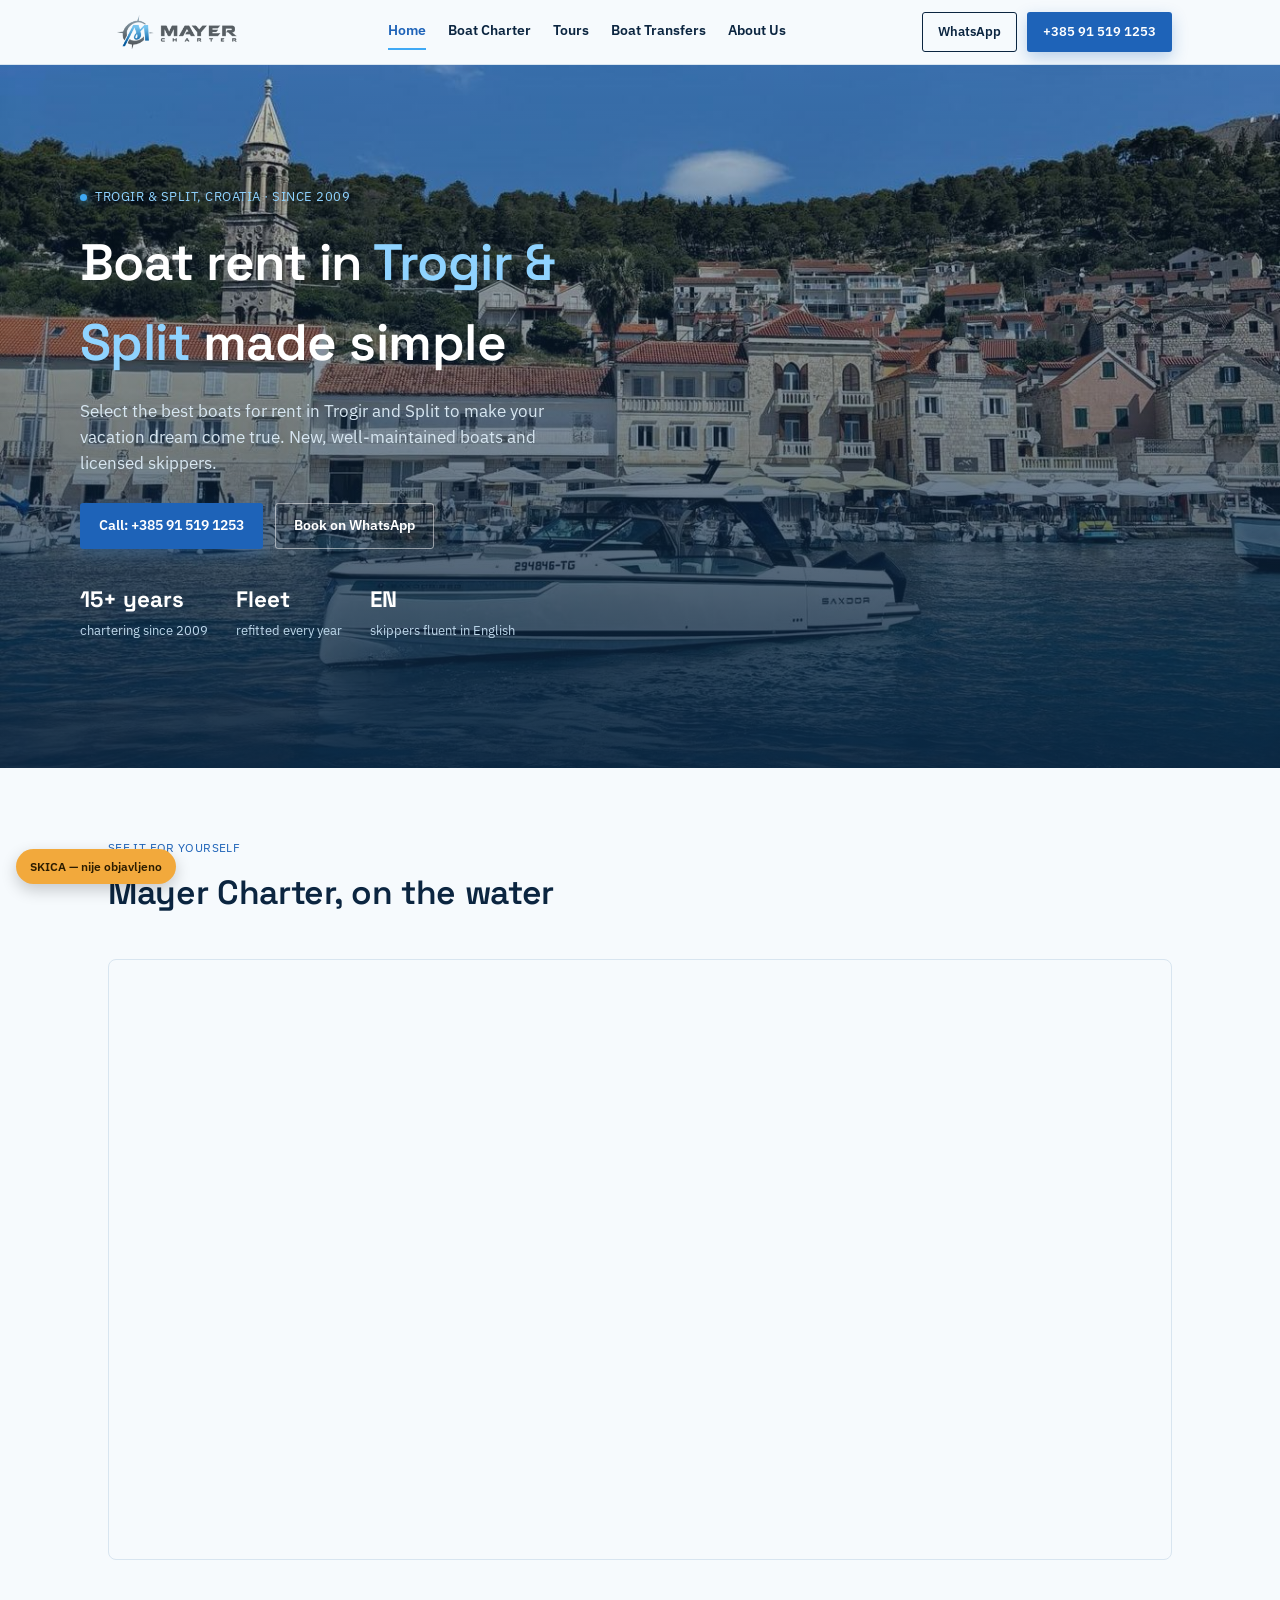
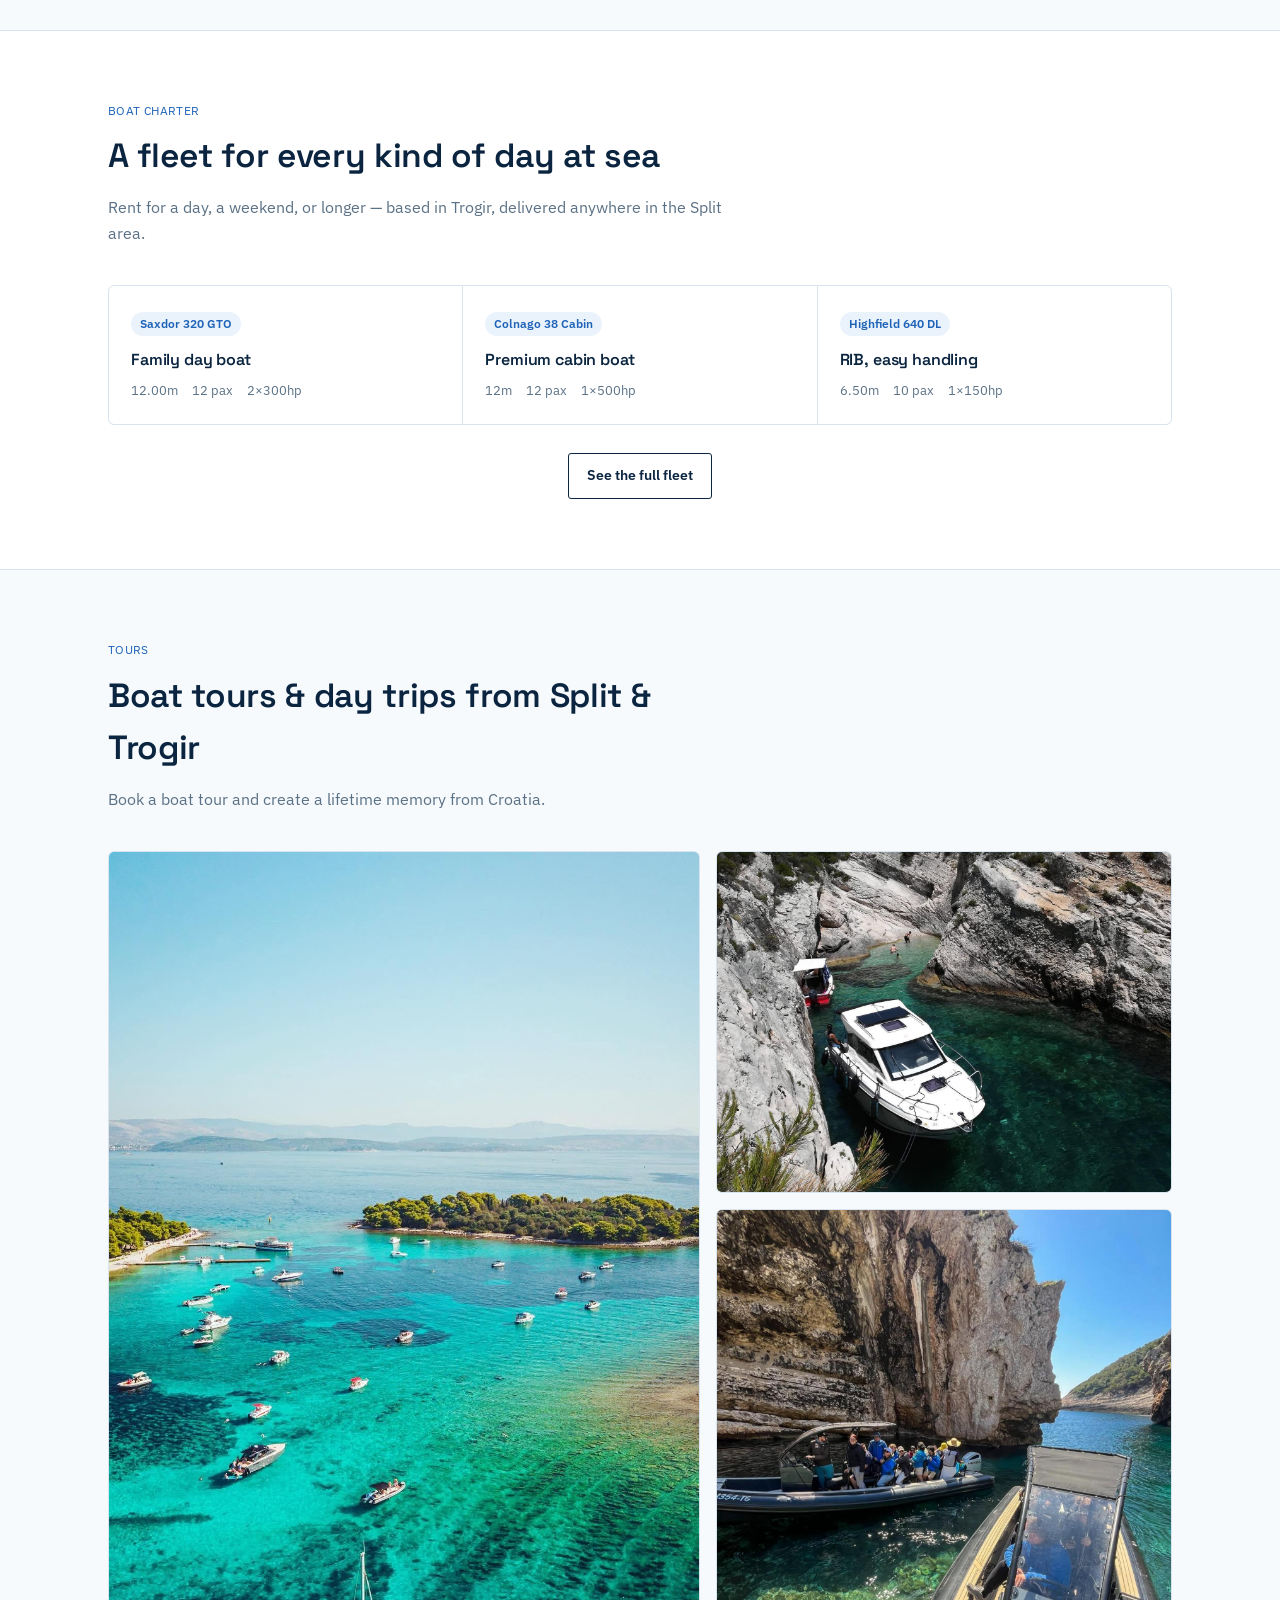
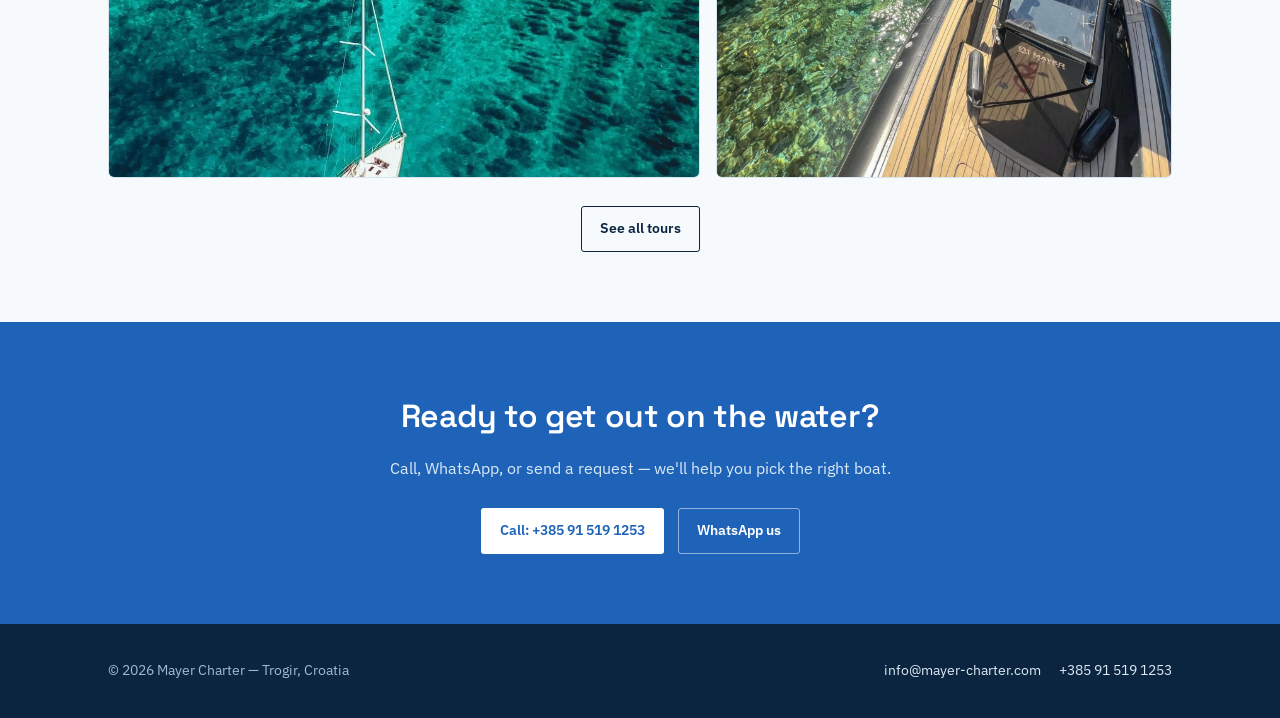
<file: index.html>
<!doctype html>
<html lang="en">
<head>
<meta charset="UTF-8">
<meta name="viewport" content="width=device-width, initial-scale=1">
<title>Mayer Charter — Boat Rental Trogir & Split</title>
<link rel="preconnect" href="https://fonts.googleapis.com">
<link rel="preconnect" href="https://fonts.gstatic.com" crossorigin>
<link href="https://fonts.googleapis.com/css2?family=Space+Grotesk:wght@500;600;700&family=IBM+Plex+Sans:wght@400;500;600&display=swap" rel="stylesheet">
<link rel="stylesheet" href="style.css">
</head>
<body>
<div class="note-badge">SKICA — nije objavljeno</div>
<header>
  <div class="nav">
    <!-- POPRAVLJENO: Maknut images/ jer je logo u root mapi -->
    <a class="brand" href="index.html"><img src="logo.png" alt="Mayer Charter"></a>
    <nav class="navlinks">
      <a href="index.html" class="active">Home</a>
      <a href="boat-charter.html">Boat Charter</a>
      <a href="tours.html">Tours</a>
      <a href="transfers.html">Boat Transfers</a>
      <a href="about.html">About Us</a>
    </nav>
    <div class="nav-cta">
      <a class="btn btn-ghost btn-sm" href="https://wa.me/385915191253" target="_blank" rel="noopener"><span class="label">WhatsApp</span></a>
      <a class="btn btn-primary btn-sm" href="tel:+385915191253"><span class="label">+385 91 519 1253</span></a>
    </div>
  </div>
</header>

<section class="hero">
  <!-- POPRAVLJENO: Maknut images/ -->
  <img class="bg" src="hero-hvar.jpg" alt="Mayer Charter boat arriving in Hvar town">
  <div class="wrap hero-inner">
    <div class="eyebrow"><span class="dot"></span> Trogir &amp; Split, Croatia · Since 2009</div>
    <h1>Boat rent in <em>Trogir &amp; Split</em> made simple</h1>
    <p class="lede">Select the best boats for rent in Trogir and Split to make your vacation dream come true. New, well-maintained boats and licensed skippers.</p>
    <div class="hero-cta">
      <a class="btn btn-primary" href="tel:+385915191253">Call: +385 91 519 1253</a>
      <a class="btn btn-ghost" href="https://wa.me/385915191253" target="_blank" rel="noopener" style="border-color:rgba(255,255,255,.5);color:#fff;">Book on WhatsApp</a>
    </div>
    <div class="hero-stats">
      <div class="stat"><b>15+ years</b><span>chartering since 2009</span></div>
      <div class="stat"><b>Fleet</b><span>refitted every year</span></div>
      <div class="stat"><b>EN</b><span>skippers fluent in English</span></div>
    </div>
  </div>
</section>

<section>
  <div class="wrap">
    <div class="section-head">
      <div class="kicker">See it for yourself</div>
      <h2>Mayer Charter, on the water</h2>
    </div>
    <div style="position:relative;padding-top:56.25%;border-radius:8px;overflow:hidden;border:1px solid var(--line);">
      <iframe src="https://www.youtube.com/embed/JdDJelcAYTQ" title="Mayer Charter" frameborder="0" allow="accelerometer; autoplay; clipboard-write; encrypted-media; gyroscope; picture-in-picture" allowfullscreen style="position:absolute;inset:0;width:100%;height:100%;"></iframe>
    </div>
  </div>
</section>

<section class="fleet">
  <div class="wrap">
    <div class="section-head">
      <div class="kicker">Boat Charter</div>
      <h2>A fleet for every kind of day at sea</h2>
      <p>Rent for a day, a weekend, or longer — based in Trogir, delivered anywhere in the Split area.</p>
    </div>
    <div class="fleet-grid">
      <div class="boat"><div class="tag">Saxdor 320 GTO</div><h3>Family day boat</h3><div class="specs"><span>12.00m</span><span>12 pax</span><span>2×300hp</span></div></div>
      <div class="boat"><div class="tag">Colnago 38 Cabin</div><h3>Premium cabin boat</h3><div class="specs"><span>12m</span><span>12 pax</span><span>1×500hp</span></div></div>
      <div class="boat"><div class="tag">Highfield 640 DL</div><h3>RIB, easy handling</h3><div class="specs"><span>6.50m</span><span>10 pax</span><span>1×150hp</span></div></div>
    </div>
    <div style="text-align:center;margin-top:28px;"><a class="btn btn-ghost" href="boat-charter.html">See the full fleet</a></div>
  </div>
</section>

<section>
  <div class="wrap">
    <div class="section-head">
      <div class="kicker">Tours</div>
      <h2>Boat tours &amp; day trips from Split &amp; Trogir</h2>
      <p>Book a boat tour and create a lifetime memory from Croatia.</p>
    </div>
    <div class="photo-grid">
      <!-- POPRAVLJENO: Maknut images/ sa svih slika ispod i usklađen naziv cave-tourjpg -->
      <img src="lagoon.jpg" alt="Blue Lagoon aerial view with boats">
      <div class="photo-side">
        <img src="cove.jpg" alt="Boat anchored in a hidden cove">
        <img src="cave-tour.jpg" alt="Mayer Charter boat exploring a sea cave">
      </div>
    </div>
    <div style="text-align:center;margin-top:28px;"><a class="btn btn-ghost" href="tours.html">See all tours</a></div>
  </div>
</section>

<section class="cta-band">
  <div class="wrap">
    <h2>Ready to get out on the water?</h2>
    <p>Call, WhatsApp, or send a request — we'll help you pick the right boat.</p>
    <div class="cta-row">
      <a class="btn btn-primary" href="tel:+385915191253">Call: +385 91 519 1253</a>
      <a class="btn btn-ghost" href="https://wa.me/385915191253" target="_blank" rel="noopener">WhatsApp us</a>
    </div>
  </div>
</section>

<footer>
  <div class="wrap foot-row">
    <div>© <span id="year"></span> Mayer Charter — Trogir, Croatia</div>
    <div style="display:flex;gap:18px;">
      <a href="mailto:info@mayer-charter.com">info@mayer-charter.com</a>
      <a href="tel:+385915191253">+385 91 519 1253</a>
    </div>
  </div>
</footer>
<script>document.getElementById('year').textContent = new Date().getFullYear();</script>
<script src="script.js"></script>

</body>
</html>
</file>
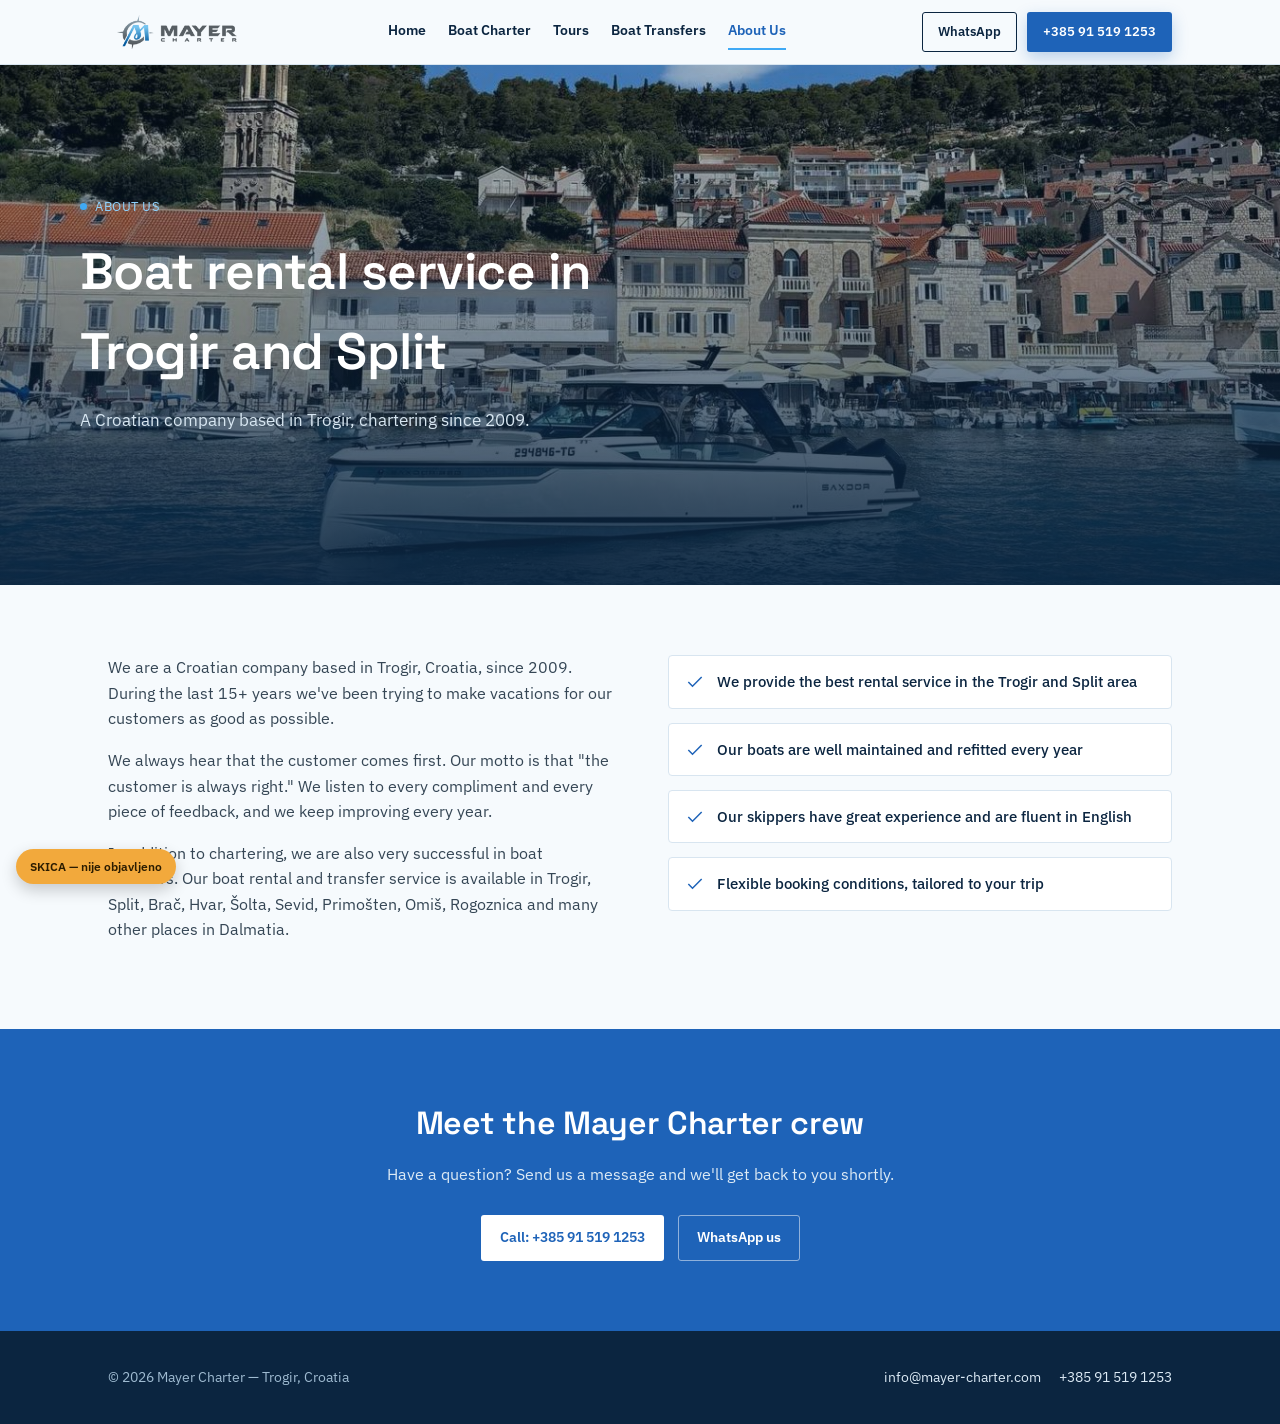
<file: about.html>
<!doctype html>
<html lang="en">
<head>
<meta charset="UTF-8">
<meta name="viewport" content="width=device-width, initial-scale=1">
<title>About Us — Mayer Charter</title>
<link rel="preconnect" href="https://fonts.googleapis.com">
<link rel="preconnect" href="https://fonts.gstatic.com" crossorigin>
<link href="https://fonts.googleapis.com/css2?family=Space+Grotesk:wght@500;600;700&family=IBM+Plex+Sans:wght@400;500;600&display=swap" rel="stylesheet">
<link rel="stylesheet" href="style.css">
</head>
<body>
<div class="note-badge">SKICA — nije objavljeno</div>
<header>
  <div class="nav">
    <!-- POPRAVLJENO: Maknut images/ ispred logo.png -->
    <a class="brand" href="index.html"><img src="logo.png" alt="Mayer Charter"></a>
    <nav class="navlinks">
      <a href="index.html">Home</a>
      <a href="boat-charter.html">Boat Charter</a>
      <a href="tours.html">Tours</a>
      <a href="transfers.html">Boat Transfers</a>
      <a href="about.html" class="active">About Us</a>
    </nav>
    <div class="nav-cta">
      <a class="btn btn-ghost btn-sm" href="https://wa.me/385915191253" target="_blank" rel="noopener"><span class="label">WhatsApp</span></a>
      <a class="btn btn-primary btn-sm" href="tel:+385915191253"><span class="label">+385 91 519 1253</span></a>
    </div>
  </div>
</header>

<section class="hero tall">
  <!-- POPRAVLJENO: Maknut images/ ispred hero-hvar.jpg -->
  <img class="bg" src="hero-hvar.jpg" alt="Mayer Charter boat in Hvar town harbor">
  <div class="wrap hero-inner">
    <div class="eyebrow"><span class="dot"></span> About Us</div>
    <h1>Boat rental service in Trogir and Split</h1>
    <p class="lede">A Croatian company based in Trogir, chartering since 2009.</p>
  </div>
</section>

<section class="about">
  <div class="wrap about-grid">
    <div>
      <p>We are a Croatian company based in Trogir, Croatia, since 2009. During the last 15+ years we've been trying to make vacations for our customers as good as possible.</p>
      <p>We always hear that the customer comes first. Our motto is that "the customer is always right." We listen to every compliment and every piece of feedback, and we keep improving every year.</p>
      <p>In addition to chartering, we are also very successful in boat transfers. Our boat rental and transfer service is available in Trogir, Split, Brač, Hvar, Šolta, Sevid, Primošten, Omiš, Rogoznica and many other places in Dalmatia.</p>
    </div>
    <div class="why-list">
      <div class="why-item"><svg viewBox="0 0 24 24" fill="none" stroke="currentColor" stroke-width="1.8"><path d="M20 6 9 17l-5-5"/></svg><span>We provide the best rental service in the Trogir and Split area</span></div>
      <div class="why-item"><svg viewBox="0 0 24 24" fill="none" stroke="currentColor" stroke-width="1.8"><path d="M20 6 9 17l-5-5"/></svg><span>Our boats are well maintained and refitted every year</span></div>
      <div class="why-item"><svg viewBox="0 0 24 24" fill="none" stroke="currentColor" stroke-width="1.8"><path d="M20 6 9 17l-5-5"/></svg><span>Our skippers have great experience and are fluent in English</span></div>
      <div class="why-item"><svg viewBox="0 0 24 24" fill="none" stroke="currentColor" stroke-width="1.8"><path d="M20 6 9 17l-5-5"/></svg><span>Flexible booking conditions, tailored to your trip</span></div>
    </div>
  </div>
</section>

<section class="cta-band">
  <div class="wrap">
    <h2>Meet the Mayer Charter crew</h2>
    <p>Have a question? Send us a message and we'll get back to you shortly.</p>
    <div class="cta-row">
      <a class="btn btn-primary" href="tel:+385915191253">Call: +385 91 519 1253</a>
      <a class="btn btn-ghost" href="https://wa.me/385915191253" target="_blank" rel="noopener">WhatsApp us</a>
    </div>
  </div>
</section>

<footer>
  <div class="wrap foot-row">
    <div>© <span id="year"></span> Mayer Charter — Trogir, Croatia</div>
    <div style="display:flex;gap:18px;">
      <a href="mailto:info@mayer-charter.com">info@mayer-charter.com</a>
      <a href="tel:+385915191253">+385 91 519 1253</a>
    </div>
  </div>
</footer>
<script>document.getElementById('year').textContent = new Date().getFullYear();</script>
  <script src="script.js"></script>

</body>
</html>
</file>
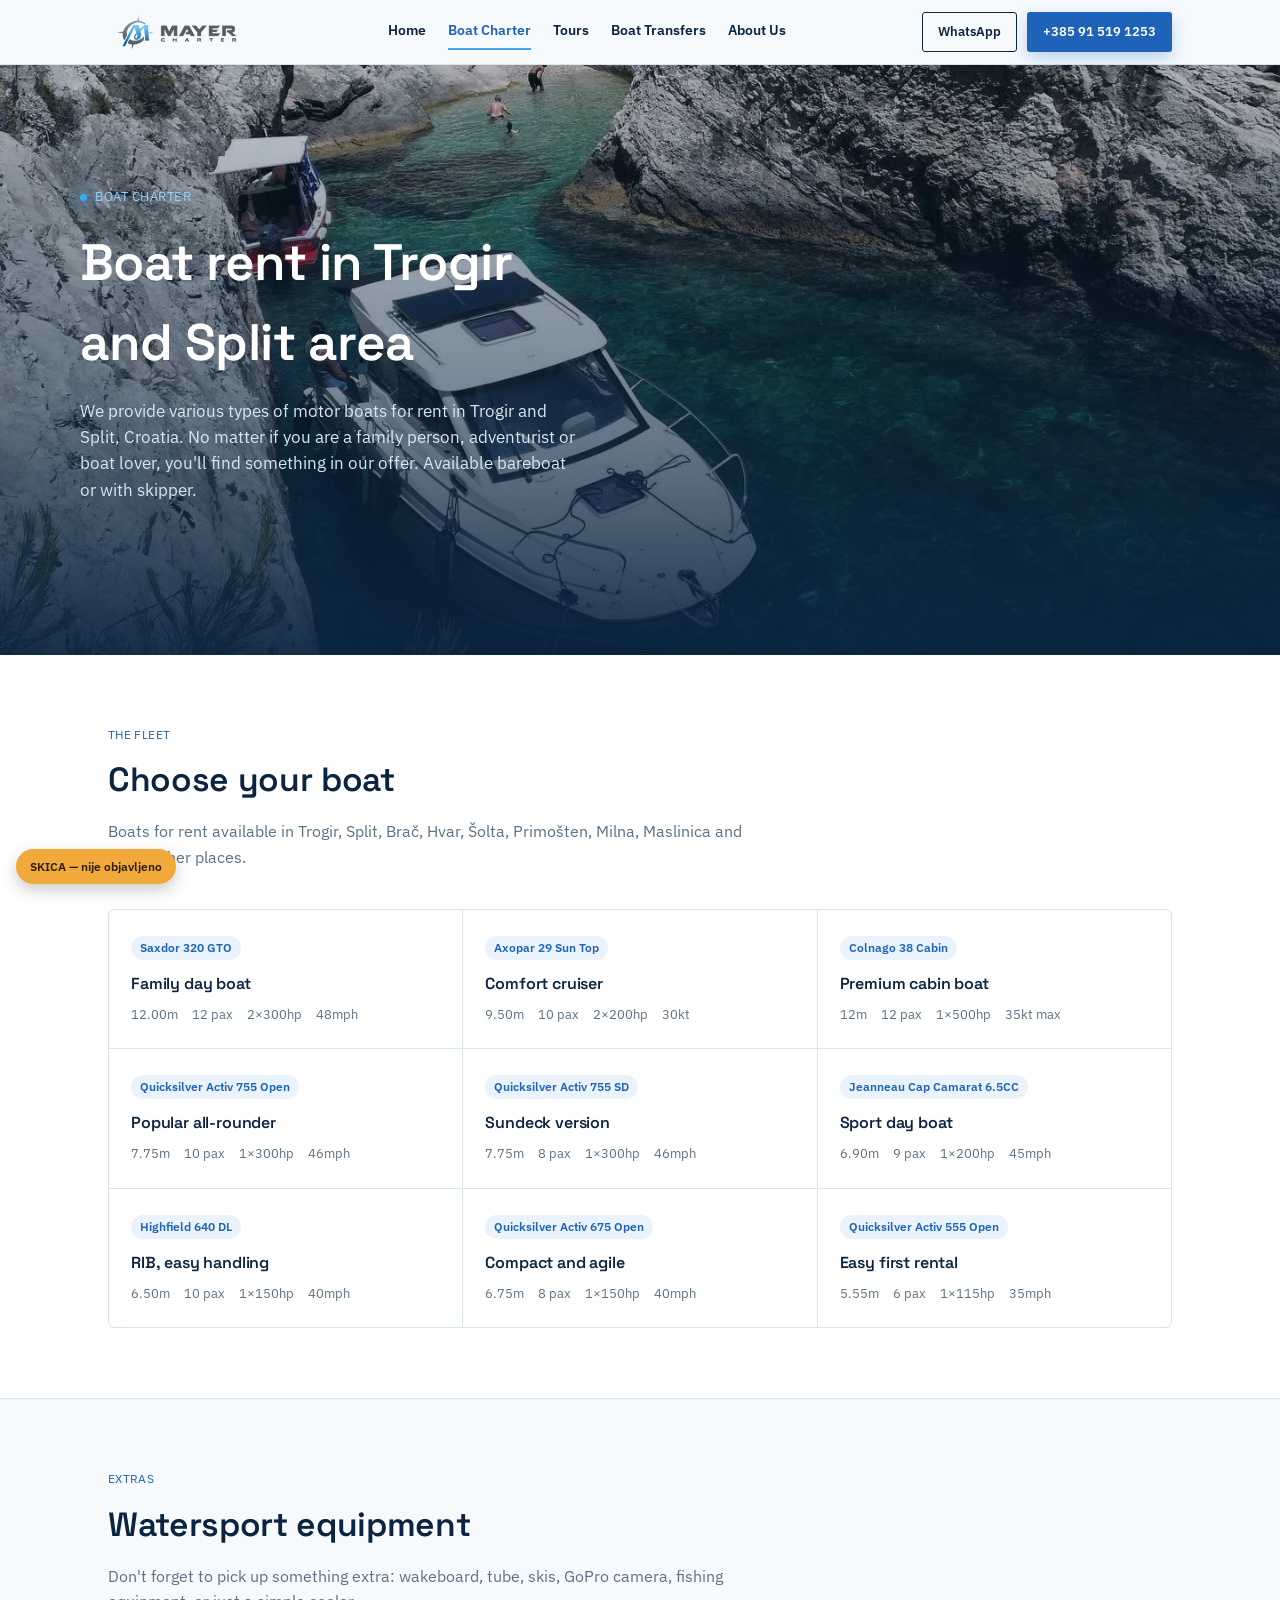
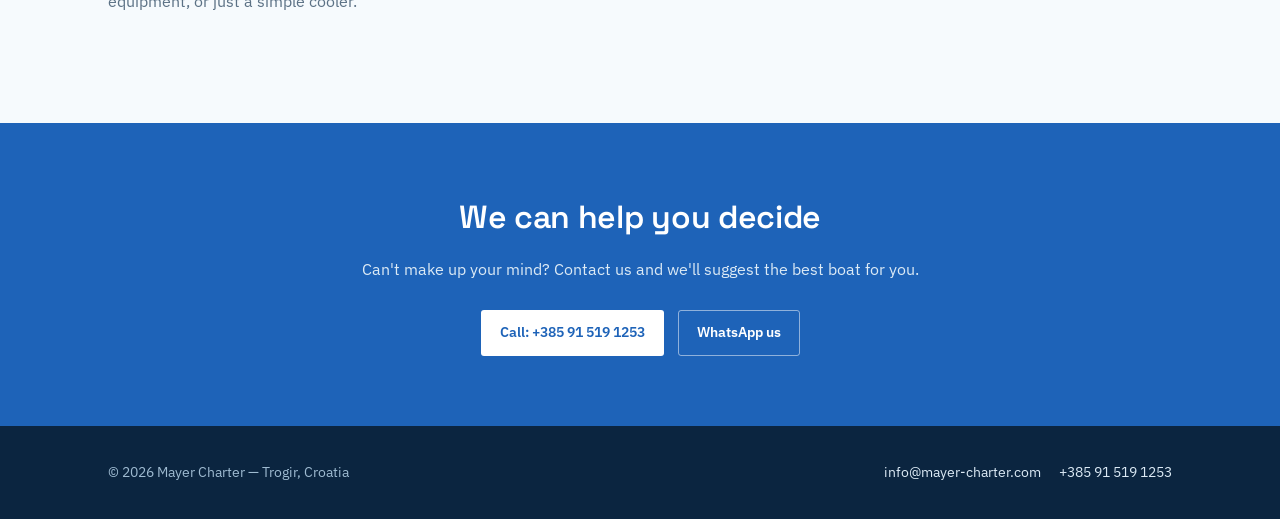
<file: boat-charter.html>
<!doctype html>
<html lang="en">
<head>
<meta charset="UTF-8">
<meta name="viewport" content="width=device-width, initial-scale=1">
<title>Boat Charter — Mayer Charter</title>
<link rel="preconnect" href="https://fonts.googleapis.com">
<link rel="preconnect" href="https://fonts.gstatic.com" crossorigin>
<link href="https://fonts.googleapis.com/css2?family=Space+Grotesk:wght@500;600;700&family=IBM+Plex+Sans:wght@400;500;600&display=swap" rel="stylesheet">
<link rel="stylesheet" href="style.css">
</head>
<body>
<div class="note-badge">SKICA — nije objavljeno</div>
<header>
  <div class="nav">
    <!-- POPRAVLJENO: Maknut images/ ispred logo.png -->
    <a class="brand" href="index.html"><img src="logo.png" alt="Mayer Charter"></a>
    <nav class="navlinks">
      <a href="index.html">Home</a>
      <a href="boat-charter.html" class="active">Boat Charter</a>
      <a href="tours.html">Tours</a>
      <a href="transfers.html">Boat Transfers</a>
      <a href="about.html">About Us</a>
    </nav>
    <div class="nav-cta">
      <a class="btn btn-ghost btn-sm" href="https://wa.me/385915191253" target="_blank" rel="noopener"><span class="label">WhatsApp</span></a>
      <a class="btn btn-primary btn-sm" href="tel:+385915191253"><span class="label">+385 91 519 1253</span></a>
    </div>
  </div>
</header>

<section class="hero tall">
  <!-- POPRAVLJENO: Maknut images/ ispred cove.jpg -->
  <img class="bg" src="cove.jpg" alt="Boat anchored in a hidden Adriatic cove">
  <div class="wrap hero-inner">
    <div class="eyebrow"><span class="dot"></span> Boat Charter</div>
    <h1>Boat rent in Trogir and Split area</h1>
    <p class="lede">We provide various types of motor boats for rent in Trogir and Split, Croatia. No matter if you are a family person, adventurist or boat lover, you'll find something in our offer. Available bareboat or with skipper.</p>
  </div>
</section>

<section class="fleet" style="border-top:none;">
  <div class="wrap">
    <div class="section-head">
      <div class="kicker">The Fleet</div>
      <h2>Choose your boat</h2>
      <p>Boats for rent available in Trogir, Split, Brač, Hvar, Šolta, Primošten, Milna, Maslinica and many other places.</p>
    </div>
    <div class="fleet-grid">
      <div class="boat"><div class="tag">Saxdor 320 GTO</div><h3>Family day boat</h3><div class="specs"><span>12.00m</span><span>12 pax</span><span>2×300hp</span><span>48mph</span></div></div>
      <div class="boat"><div class="tag">Axopar 29 Sun Top</div><h3>Comfort cruiser</h3><div class="specs"><span>9.50m</span><span>10 pax</span><span>2×200hp</span><span>30kt</span></div></div>
      <div class="boat"><div class="tag">Colnago 38 Cabin</div><h3>Premium cabin boat</h3><div class="specs"><span>12m</span><span>12 pax</span><span>1×500hp</span><span>35kt max</span></div></div>
      <div class="boat"><div class="tag">Quicksilver Activ 755 Open</div><h3>Popular all-rounder</h3><div class="specs"><span>7.75m</span><span>10 pax</span><span>1×300hp</span><span>46mph</span></div></div>
      <div class="boat"><div class="tag">Quicksilver Activ 755 SD</div><h3>Sundeck version</h3><div class="specs"><span>7.75m</span><span>8 pax</span><span>1×300hp</span><span>46mph</span></div></div>
      <div class="boat"><div class="tag">Jeanneau Cap Camarat 6.5CC</div><h3>Sport day boat</h3><div class="specs"><span>6.90m</span><span>9 pax</span><span>1×200hp</span><span>45mph</span></div></div>
      <div class="boat"><div class="tag">Highfield 640 DL</div><h3>RIB, easy handling</h3><div class="specs"><span>6.50m</span><span>10 pax</span><span>1×150hp</span><span>40mph</span></div></div>
      <div class="boat"><div class="tag">Quicksilver Activ 675 Open</div><h3>Compact and agile</h3><div class="specs"><span>6.75m</span><span>8 pax</span><span>1×150hp</span><span>40mph</span></div></div>
      <div class="boat"><div class="tag">Quicksilver Activ 555 Open</div><h3>Easy first rental</h3><div class="specs"><span>5.55m</span><span>6 pax</span><span>1×115hp</span><span>35mph</span></div></div>
    </div>
  </div>
</section>

<section>
  <div class="wrap">
    <div class="section-head">
      <div class="kicker">Extras</div>
      <h2>Watersport equipment</h2>
      <p>Don't forget to pick up something extra: wakeboard, tube, skis, GoPro camera, fishing equipment, or just a simple cooler.</p>
    </div>
  </div>
</section>

<section class="cta-band">
  <div class="wrap">
    <h2>We can help you decide</h2>
    <p>Can't make up your mind? Contact us and we'll suggest the best boat for you.</p>
    <div class="cta-row">
      <a class="btn btn-primary" href="tel:+385915191253">Call: +385 91 519 1253</a>
      <a class="btn btn-ghost" href="https://wa.me/385915191253" target="_blank" rel="noopener">WhatsApp us</a>
    </div>
  </div>
</section>

<footer>
  <div class="wrap foot-row">
    <div>© <span id="year"></span> Mayer Charter — Trogir, Croatia</div>
    <div style="display:flex;gap:18px;">
      <a href="mailto:info@mayer-charter.com">info@mayer-charter.com</a>
      <a href="tel:+385915191253">+385 91 519 1253</a>
    </div>
  </div>
</footer>
<script>document.getElementById('year').textContent = new Date().getFullYear();</script>
  <script src="script.js"></script>

</body>
</html>
</file>
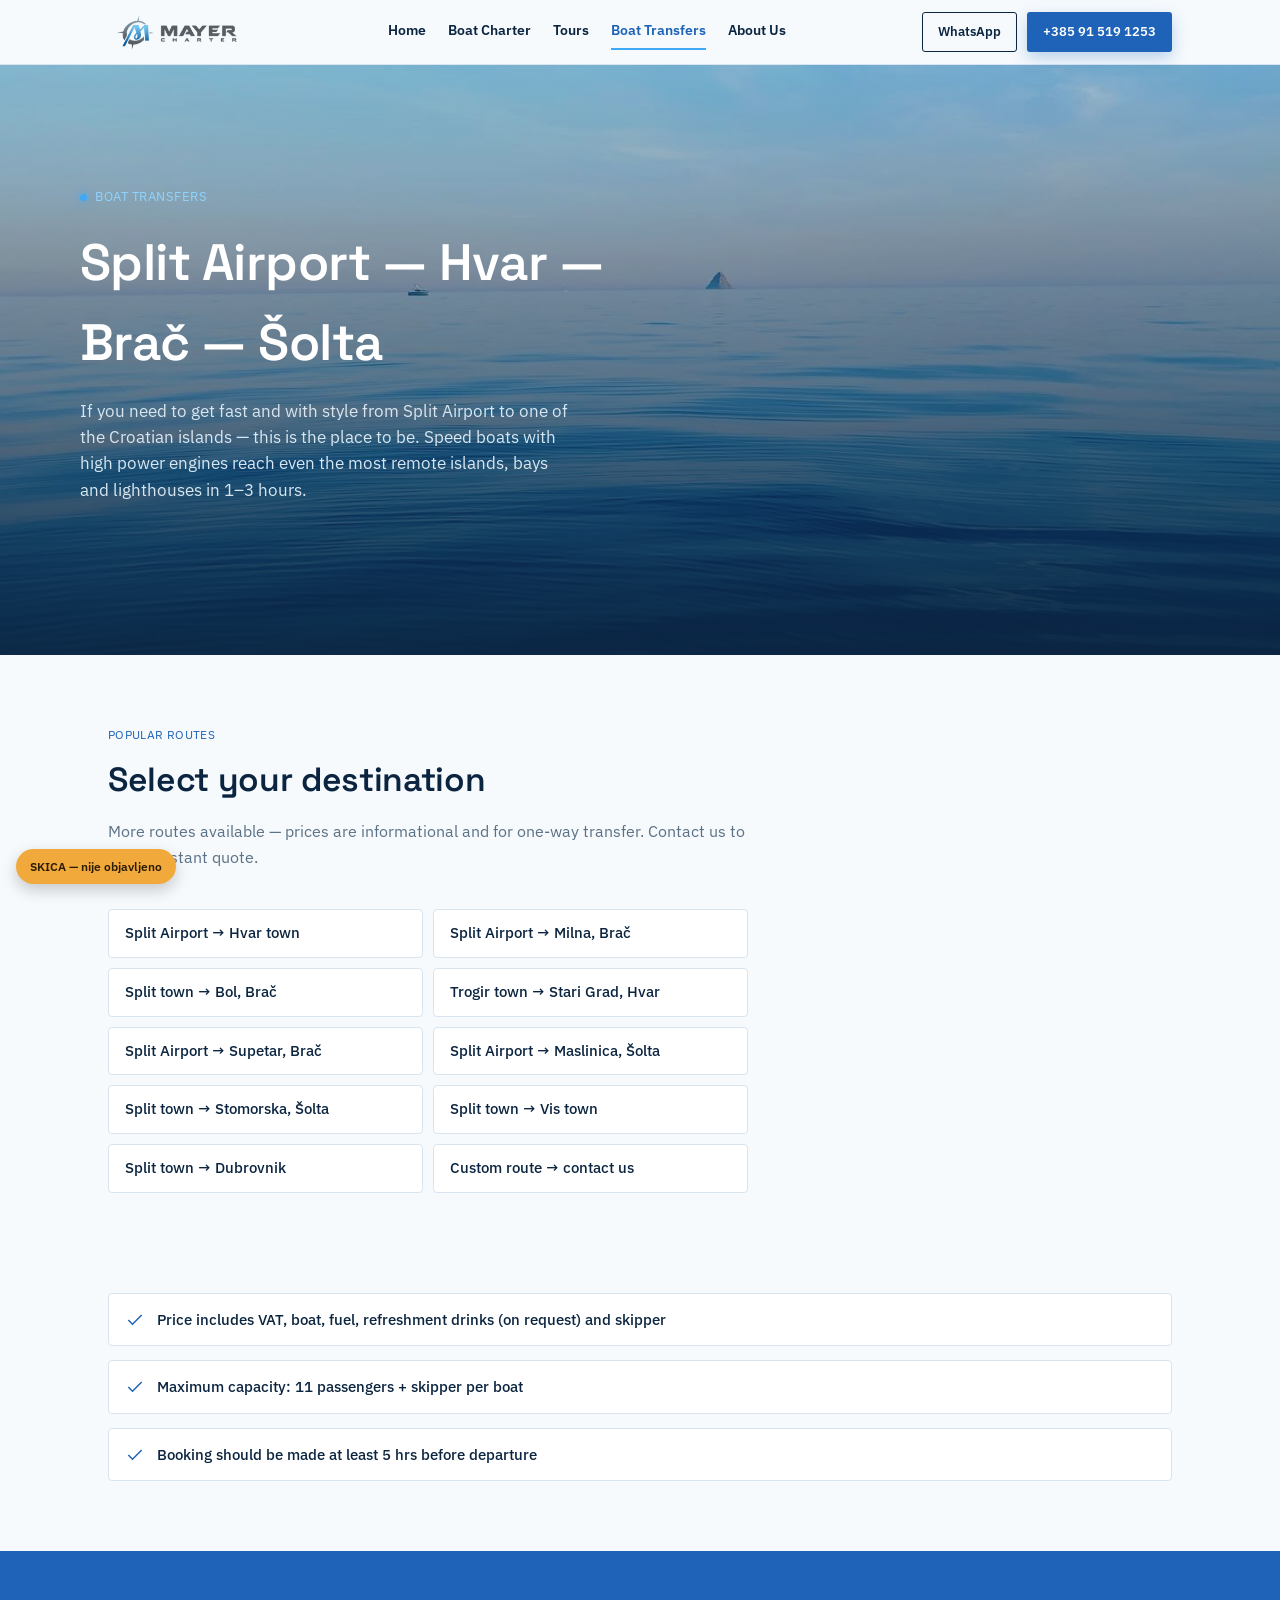
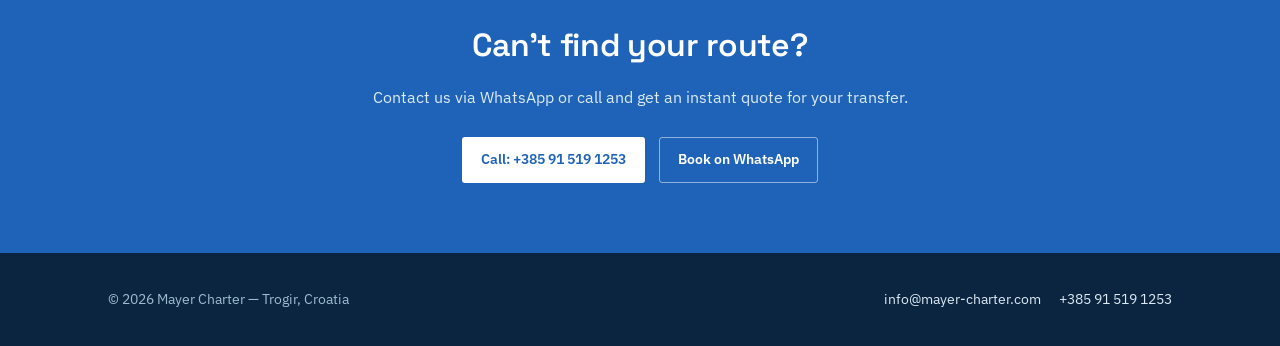
<file: transfers.html>
<!doctype html>
<html lang="en">
<head>
<meta charset="UTF-8">
<meta name="viewport" content="width=device-width, initial-scale=1">
<title>Boat Transfers — Mayer Charter</title>
<link rel="preconnect" href="https://fonts.googleapis.com">
<link rel="preconnect" href="https://fonts.gstatic.com" crossorigin>
<link href="https://fonts.googleapis.com/css2?family=Space+Grotesk:wght@500;600;700&family=IBM+Plex+Sans:wght@400;500;600&display=swap" rel="stylesheet">
<link rel="stylesheet" href="style.css">
</head>
<body>
<div class="note-badge">SKICA — nije objavljeno</div>
<header>
  <div class="nav">
    <!-- POPRAVLJENO: Maknut images/ ispred logo.png -->
    <a class="brand" href="index.html"><img src="logo.png" alt="Mayer Charter"></a>
    <nav class="navlinks">
      <a href="index.html">Home</a>
      <a href="boat-charter.html">Boat Charter</a>
      <a href="tours.html">Tours</a>
      <a href="transfers.html" class="active">Boat Transfers</a>
      <a href="about.html">About Us</a>
    </nav>
    <div class="nav-cta">
      <a class="btn btn-ghost btn-sm" href="https://wa.me/385915191253" target="_blank" rel="noopener"><span class="label">WhatsApp</span></a>
      <a class="btn btn-primary btn-sm" href="tel:+385915191253"><span class="label">+385 91 519 1253</span></a>
    </div>
  </div>
</header>

<section class="hero tall">
  <!-- POPRAVLJENO: Maknut images/ ispred open-sea.jpg -->
  <img class="bg" src="open-sea.jpg" alt="Open Adriatic sea near Croatian islands">
  <div class="wrap hero-inner">
    <div class="eyebrow"><span class="dot"></span> Boat Transfers</div>
    <h1>Split Airport — Hvar — Brač — Šolta</h1>
    <p class="lede">If you need to get fast and with style from Split Airport to one of the Croatian islands — this is the place to be. Speed boats with high power engines reach even the most remote islands, bays and lighthouses in 1–3 hours.</p>
  </div>
</section>

<section>
  <div class="wrap">
    <div class="section-head">
      <div class="kicker">Popular Routes</div>
      <h2>Select your destination</h2>
      <p>More routes available — prices are informational and for one-way transfer. Contact us to get an instant quote.</p>
    </div>
    <div class="route-grid">
      <div class="route">Split Airport → Hvar town</div>
      <div class="route">Split Airport → Milna, Brač</div>
      <div class="route">Split town → Bol, Brač</div>
      <div class="route">Trogir town → Stari Grad, Hvar</div>
      <div class="route">Split Airport → Supetar, Brač</div>
      <div class="route">Split Airport → Maslinica, Šolta</div>
      <div class="route">Split town → Stomorska, Šolta</div>
      <div class="route">Split town → Vis town</div>
      <div class="route">Split town → Dubrovnik</div>
      <div class="route">Custom route → contact us</div>
    </div>
  </div>
</section>

<section style="padding-top:0;">
  <div class="wrap">
    <div class="why-list">
      <div class="why-item"><svg viewBox="0 0 24 24" fill="none" stroke="currentColor" stroke-width="1.8"><path d="M20 6 9 17l-5-5"/></svg><span>Price includes VAT, boat, fuel, refreshment drinks (on request) and skipper</span></div>
      <div class="why-item"><svg viewBox="0 0 24 24" fill="none" stroke="currentColor" stroke-width="1.8"><path d="M20 6 9 17l-5-5"/></svg><span>Maximum capacity: 11 passengers + skipper per boat</span></div>
      <div class="why-item"><svg viewBox="0 0 24 24" fill="none" stroke="currentColor" stroke-width="1.8"><path d="M20 6 9 17l-5-5"/></svg><span>Booking should be made at least 5 hrs before departure</span></div>
    </div>
  </div>
</section>

<section class="cta-band">
  <div class="wrap">
    <h2>Can't find your route?</h2>
    <p>Contact us via WhatsApp or call and get an instant quote for your transfer.</p>
    <div class="cta-row">
      <a class="btn btn-primary" href="tel:+385915191253">Call: +385 91 519 1253</a>
      <a class="btn btn-ghost" href="https://wa.me/385915191253" target="_blank" rel="noopener">Book on WhatsApp</a>
    </div>
  </div>
</section>

<footer>
  <div class="wrap foot-row">
    <div>© <span id="year"></span> Mayer Charter — Trogir, Croatia</div>
    <div style="display:flex;gap:18px;">
      <a href="mailto:info@mayer-charter.com">info@mayer-charter.com</a>
      <a href="tel:+385915191253">+385 91 519 1253</a>
    </div>
  </div>
</footer>
<script>document.getElementById('year').textContent = new Date().getFullYear();</script>
  <script src="script.js"></script>

</body>
</html>
</file>
<file: style.css>
:root{
  --navy:#0B2540; --navy-2:#0F3457; --blue:#1E63B8; --spark:#3FA9F5; --spark-2:#8FD3FF;
  --sand:#F2A93C; --paper:#F6FAFD; --paper-2:#FFFFFF; --line:#D8E5F0; --grey:#5B7185; --ink:#0B2540;
}
*{box-sizing:border-box;margin:0;padding:0}
body{font-family:'IBM Plex Sans',sans-serif;color:var(--ink);background:var(--paper);line-height:1.55;overflow-x:hidden;}
h1,h2,h3{font-family:'Space Grotesk',sans-serif;font-weight:600;letter-spacing:-.01em}
.wrap{max-width:1120px;margin:0 auto;padding:0 28px}
a{color:inherit}
img{max-width:100%;display:block}

/* Glatko skrivanje i prikazivanje cijelog zaglavlja pri skrolanju */
header{position:sticky;top:0;z-index:50;background:rgba(246,250,253,.96);backdrop-filter:blur(8px);border-bottom:1px solid var(--line);transition:transform .28s ease-in-out;}
header.hide{transform:translateY(-100%);}

.nav{display:flex;align-items:center;justify-content:space-between;padding:12px 28px;max-width:1120px;margin:0 auto;gap:20px;flex-wrap:wrap}
.brand{display:flex;align-items:center}
.brand img{height:34px;width:auto}
.navlinks{display:flex;gap:22px;flex:1;justify-content:center;flex-wrap:wrap}
.navlinks a{font-size:.88rem;font-weight:600;color:var(--navy);text-decoration:none;padding:6px 0;border-bottom:2px solid transparent}
.navlinks a:hover,.navlinks a.active{color:var(--blue);border-color:var(--spark)}
.nav-cta{display:flex;gap:10px}
.btn{display:inline-flex;align-items:center;gap:8px;padding:11px 18px;border-radius:3px;font-weight:600;font-size:.88rem;text-decoration:none;border:1.5px solid transparent;transition:transform .15s ease}
.btn:hover{transform:translateY(-1px)}
.btn-primary{background:var(--blue);color:#fff;box-shadow:0 6px 16px rgba(30,99,184,.28)}
.btn-primary:hover{background:#1a56a3}
.btn-ghost{background:transparent;border-color:var(--navy);color:var(--navy)}
.btn-ghost:hover{background:var(--navy);color:#fff}
.btn-sm{padding:9px 15px;font-size:.82rem}

/* HERO KADAR (PC) */
.hero{position:relative;overflow:hidden;color:#fff;min-height:620px;display:flex;align-items:flex-end}
.hero.tall{min-height:520px}
.hero img.bg{position:absolute;top:0;left:0;width:100%;height:100%;object-fit:cover !important;object-position:center 62% !important;z-index:0}
.hero::after{content:'';position:absolute;inset:0;background:linear-gradient(0deg,rgba(11,37,64,.94) 0%,rgba(11,37,64,.55) 45%,rgba(11,37,64,.25) 100%);z-index:1}
.hero-inner{position:relative;z-index:2;padding:52px 0 56px;width:100%;}
.eyebrow{font-size:.8rem;letter-spacing:.04em;color:var(--spark-2);display:flex;align-items:center;gap:8px;margin-bottom:16px;text-transform:uppercase}
.eyebrow .dot{width:7px;height:7px;border-radius:50%;background:var(--spark);box-shadow:0 0 10px var(--spark)}
.hero h1{font-size:clamp(2.1rem,4.4vw,3.2rem);color:#fff;margin-bottom:16px;max-width:16ch}
.hero h1 em{font-style:normal;color:var(--spark-2)}
.hero p.lede{font-size:1.06rem;color:#D7E6F1;max-width:50ch;margin-bottom:26px}
.hero-cta{display:flex;gap:12px;flex-wrap:wrap}
.hero-stats{display:flex;gap:28px;flex-wrap:wrap;margin-top:34px}
.stat b{display:block;font-family:'Space Grotesk';font-size:1.4rem;color:#fff}
.stat span{font-size:.8rem;color:#BFD9EC}

section{padding:70px 0}
.section-head{max-width:640px;margin-bottom:40px}
.kicker{font-size:.78rem;color:var(--blue);letter-spacing:.03em;text-transform:uppercase;margin-bottom:10px}
.section-head h2{font-size:clamp(1.6rem,3vw,2.1rem);color:var(--navy)}
.section-head p{color:var(--grey);margin-top:12px;font-size:1.02rem}

.fleet{background:var(--paper-2);border-top:1px solid var(--line);border-bottom:1px solid var(--line)}
.fleet-grid{display:grid;grid-template-columns:repeat(3,1fr);gap:1px;background:var(--line);border:1px solid var(--line);border-radius:6px;overflow:hidden}
@media (max-width:820px){.fleet-grid{grid-template-columns:repeat(2,1fr)}}
@media (max-width:560px){.fleet-grid{grid-template-columns:1fr}}
.boat{background:var(--paper-2);padding:24px 22px}
.boat .tag{display:inline-block;font-size:.72rem;font-weight:600;color:var(--blue);background:#EAF3FB;padding:3px 9px;border-radius:20px;margin-bottom:12px}
.boat h3{font-size:1rem;color:var(--navy);margin-bottom:8px}
.boat .specs{display:flex;gap:14px;flex-wrap:wrap;font-size:.8rem;color:var(--grey)}

.photo-grid{display:grid;grid-template-columns:1.3fr 1fr;gap:16px}
@media (max-width:760px){.photo-grid{grid-template-columns:1fr}}
.photo-grid img{border-radius:6px;border:1px solid var(--line);height:100%;object-fit:cover}
.photo-side{display:grid;gap:16px}

.tours-grid{display:grid;grid-template-columns:repeat(3,1fr);gap:18px}
@media (max-width:820px){.tours-grid{grid-template-columns:repeat(2,1fr)}}
@media (max-width:560px){.tours-grid{grid-template-columns:1fr}}
.tour{border-radius:8px;overflow:hidden;position:relative;height:190px;display:flex;align-items:flex-end;padding:18px;color:#fff}
.tour img{position:absolute;inset:0;width:100%;height:100%;object-fit:cover;z-index:0}
.tour::before{content:'';position:absolute;inset:0;background:linear-gradient(200deg,rgba(30,99,184,.55),rgba(11,37,64,.85));z-index:1}
.tour span{position:relative;z-index:2;font-family:'Space Grotesk';font-weight:600;font-size:1.02rem}

.route-grid{display:grid;grid-template-columns:1fr 1fr;gap:10px;max-width:640px;margin:24px 0 30px}
@media (max-width:560px){.route-grid{grid-template-columns:1fr}}
.route{background:var(--paper-2);border:1px solid var(--line);border-radius:4px;padding:12px 16px;font-size:.92rem;color:var(--navy);font-weight:500}

.about-grid{display:grid;grid-template-columns:1fr 1fr;gap:56px;align-items:start}
@media (max-width:820px){.about-grid{grid-template-columns:1fr}}
.about p{color:#354655;margin-bottom:16px;font-size:1.03rem}
.why-list{display:grid;gap:14px}
.why-item{display:flex;gap:12px;padding:14px 16px;border:1px solid var(--line);border-radius:4px;background:var(--paper-2)}
.why-item svg{flex:none;width:20px;height:20px;color:var(--blue);margin-top:2px}
.why-item span{font-size:.94rem;color:var(--navy);font-weight:500}

.cta-band{background:var(--blue);color:#fff;text-align:center}
.cta-band h2{color:#fff;font-size:clamp(1.5rem,3vw,2rem);margin-bottom:14px}
.cta-band p{color:#DCEAF5;margin-bottom:28px}
.cta-band .btn-primary{background:#fff;color:var(--blue);box-shadow:none}
.cta-band .btn-primary:hover{background:#EAF3FB}
.cta-band .btn-ghost{border-color:rgba(255,255,255,.5);color:#fff}
.cta-band .btn-ghost:hover{background:rgba(255,255,255,.14)}
.cta-row{display:flex;gap:14px;justify-content:center;flex-wrap:wrap}

footer{background:var(--ink);color:#9FBBD1;padding:36px 0;font-size:.86rem}
.foot-row{display:flex;justify-content:space-between;align-items:center;flex-wrap:wrap;gap:12px}
.foot-row a{text-decoration:none;color:#DCEAF5}

.note-badge{position:fixed;bottom:16px;left:16px;background:var(--sand);color:#2b1c00;font-weight:600;font-size:.78rem;padding:8px 14px;border-radius:20px;box-shadow:0 6px 16px rgba(0,0,0,.2);z-index:60}

/* --- REVOLUCIJA ZA MOBITELE: TROKATNI RASPODJEL KOJI GLATKO NESTAJE --- */
@media (max-width: 900px) {
  /* Oslobađamo transformaciju kako bi skripta mogla sakriti prozor prema gore */
  header {
    position: sticky;
    top: 0;
    background: #fff !important;
    padding: 10px 0 8px 0 !important;
    transition: transform 0.28s ease-in-out !important;
  }
  
  .nav {
    display: flex !important;
    flex-direction: column !important;
    padding: 0 14px !important;
    gap: 10px !important;
    width: 100% !important;
  }

  /* KAT 1: Logo centriran na vrhu */
  .brand {
    width: 100% !important;
    justify-content: center !important;
    margin-bottom: 2px;
  }
  .brand img {
    height: 25px;
  }

  /* KAT 2: Traka s linkovima koja glatko klizi prstom lijevo-desno */
  .navlinks {
    display: flex !important;
    width: 100% !important;
    justify-content: flex-start !important;
    overflow-x: auto !important;
    white-space: nowrap !important;
    gap: 16px !important;
    padding: 4px 6px 6px 6px !important;
    border-top: 1px solid var(--line);
    border-bottom: 1px solid var(--line);
    -webkit-overflow-scrolling: touch;
  }
  .navlinks::-webkit-scrollbar {
    display: none !important;
  }
  .navlinks a {
    font-size: 0.82rem !important;
    padding: 2px 4px !important;
    flex: 0 0 auto !important;
  }

  /* KAT 3: Gumbi za kontakt smješteni na dnu trake */
  .nav-cta {
    display: flex !important;
    width: 100% !important;
    justify-content: center !important;
    gap: 10px !important;
    margin-top: 2px;
  }
  .nav-cta .btn {
    flex: 1 !important;
    max-width: 180px;
    padding: 8px 12px !important;
    font-size: 0.76rem !important;
    justify-content: center !important;
    border-radius: 4px !important;
  }
  .nav-cta .label {
    display: inline !important;
  }

  .hero {
    min-height: auto;
  }
  .hero-inner {
    padding: 34px 0 40px;
  }
  .hero h1 {
    font-size: 1.8rem;
    max-width: none;
  }
  .hero-cta {
    flex-direction: column;
    width: 100%;
    gap: 12px;
  }
  .hero-cta .btn {
    width: 100%;
    justify-content: center;
  }
  .hero-stats {
    flex-direction: column;
    gap: 16px;
    margin-top: 30px;
  }
  .wrap {
    padding: 0 16px;
  }
}
</file>
